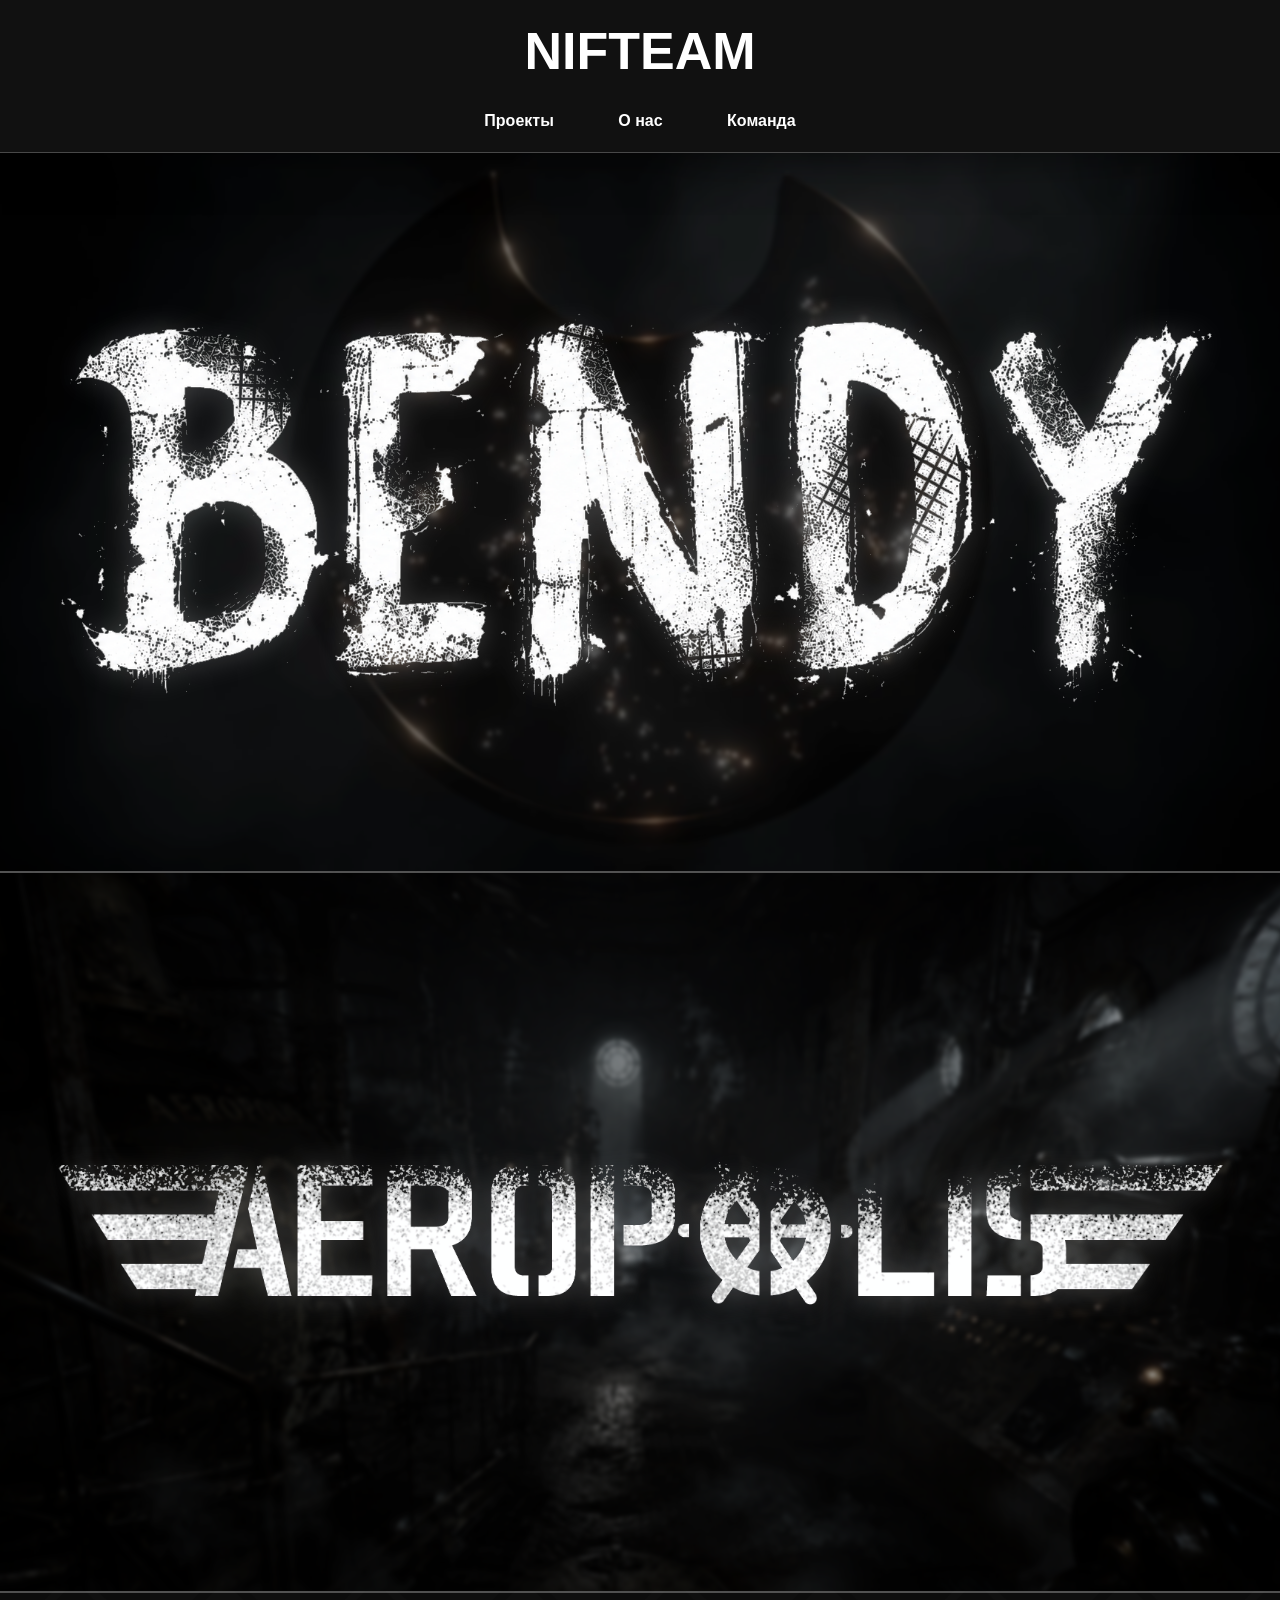
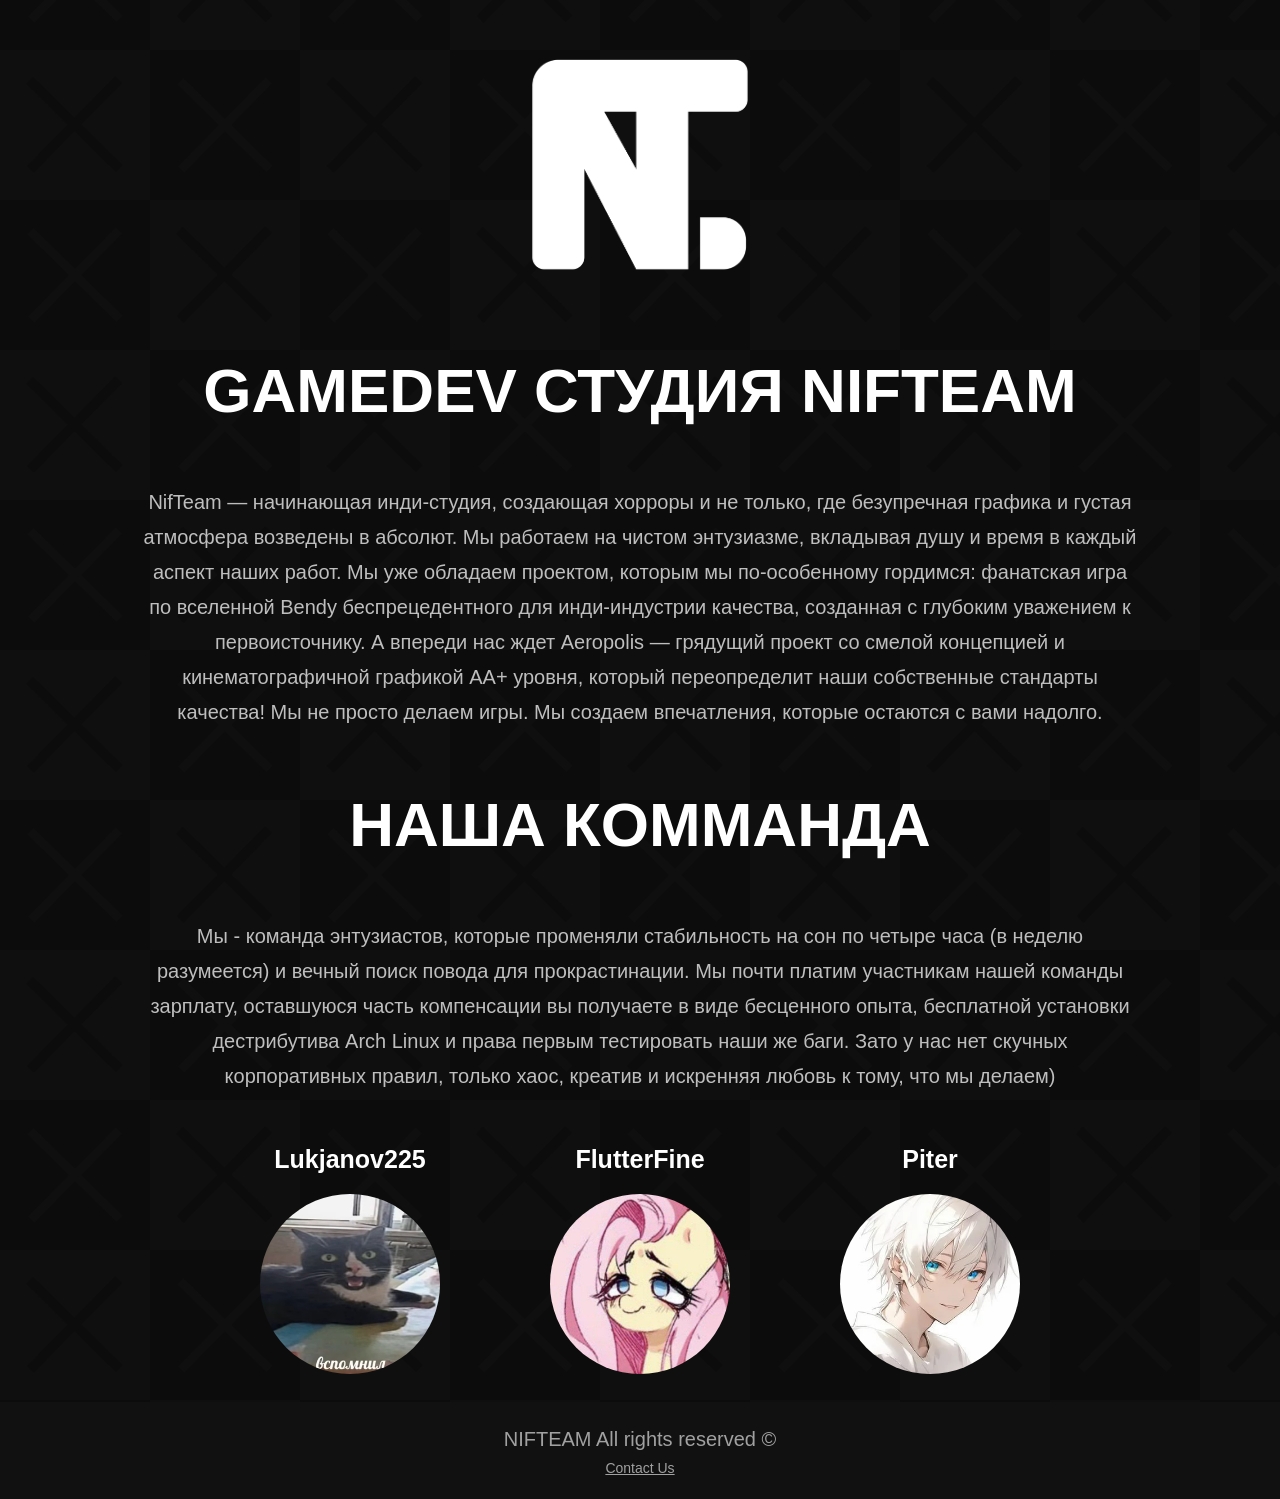
<file: index.html>
<!DOCTYPE html>
<html>
<head>
    <meta charset="UTF-8">
    <meta name="viewport" content="width=device-width, initial-scale=1.0">
    <title>NIFTEAM</title>
    <link rel="stylesheet" href="style.css"/>
    <link rel="stylesheet" href="fonts.css"/>
    <link rel="stylesheet" href="mobile.css"/>
    <link rel="icon" type="image/png" href="images/icons/icon.png">
</head>
<body background="images/bg.png">
    <header>
        <h1 style="font-weight: bolder;">NIFTEAM</h1>
        <nav>
        <ul>
            <li><a href="#projects" class="scroll-link">Проекты</a></li>
            <li><a href="#about" class="scroll-link">О нас</a></li>
            <!-- Обёртка для выпадающего списка -->
            <li><a href="#team" class="scroll-link">Команда</a></li>
        </ul>
        </nav>
    </header>
    <main>
        <div id="projects" class="project-heroes">
            <div class="project-hero">
                <div class="hero-bg" style="background-image: url('images/image10.png');"><a href="BDTTI.html" class="card-image-link"></a></div>
                <img src="images/Title2.png" alt="BDTTI Project Title" class="hero-title-img BDTTI">
            </div>
            <div class="project-hero">
                <div class="hero-bg" style="background-image: url('images/Aeropolis2.png');"><a href="#" class="card-image-link"></a></div>
                <img src="images/Title3.png" alt="BDTTI Project Title" class="hero-title-img BDTTI">
            </div>
        </div>
        <section>
            <img class="logo" src="images/Logo/Logo.png">
            <h2 id="about" class = "h2">GAMEDEV СТУДИЯ NIFTEAM</h2>
            <p>
                NifTeam — начинающая инди-студия, создающая хорроры и не только, где безупречная графика и густая атмосфера возведены в абсолют. Мы работаем на чистом энтузиазме, вкладывая душу и время в каждый аспект наших работ.
                Мы уже обладаем проектом, которым мы по-особенному гордимся: фанатская игра по вселенной Bendy беспрецедентного для инди-индустрии качества, созданная с глубоким уважением к первоисточнику. А впереди нас ждет Aeropolis — грядущий проект со смелой концепцией и кинематографичной графикой AA+ уровня, который переопределит наши собственные стандарты качества!
                Мы не просто делаем игры. Мы создаем впечатления, которые остаются с вами надолго.
            </p>
            <h2 id="team" class = "h2">НАША КОММАНДА</h2>
            <p>
                Мы - команда энтузиастов, которые променяли стабильность на сон по четыре часа (в неделю разумеется) и вечный поиск повода для прокрастинации. Мы почти платим участникам нашей команды зарплату, оставшуюся часть компенсации вы получаете в виде бесценного опыта, бесплатной установки дестрибутива Arch Linux и права первым тестировать наши же баги. Зато у нас нет скучных корпоративных правил, только хаос, креатив и искренняя любовь к тому, что мы делаем)
            </p>
            <div class = "team-cards">
                <div class = "team-card">
                    <h3>Lukjanov225</h3>
                    <img class = "team-image" src="images/Avatars/Lukjanov225.png">
                </div>
                <div class = "team-card">
                    <h3>FlutterFine</h3>
                    <img class = "team-image" src="images/Avatars/FlutterFine.png">
                </div>
                <div class = "team-card">
                    <h3>Piter</h3>
                    <img class = "team-image" src="images/Avatars/Piter.png">
                </div>
            </div>
        </section>
    </main>
    <footer>
        <p class = "footer">NIFTEAM All rights reserved ©</p>
        <a href="Contacts.html" class = "footer">Contact Us</a>
    </footer>    
</body>
</html>
</file>
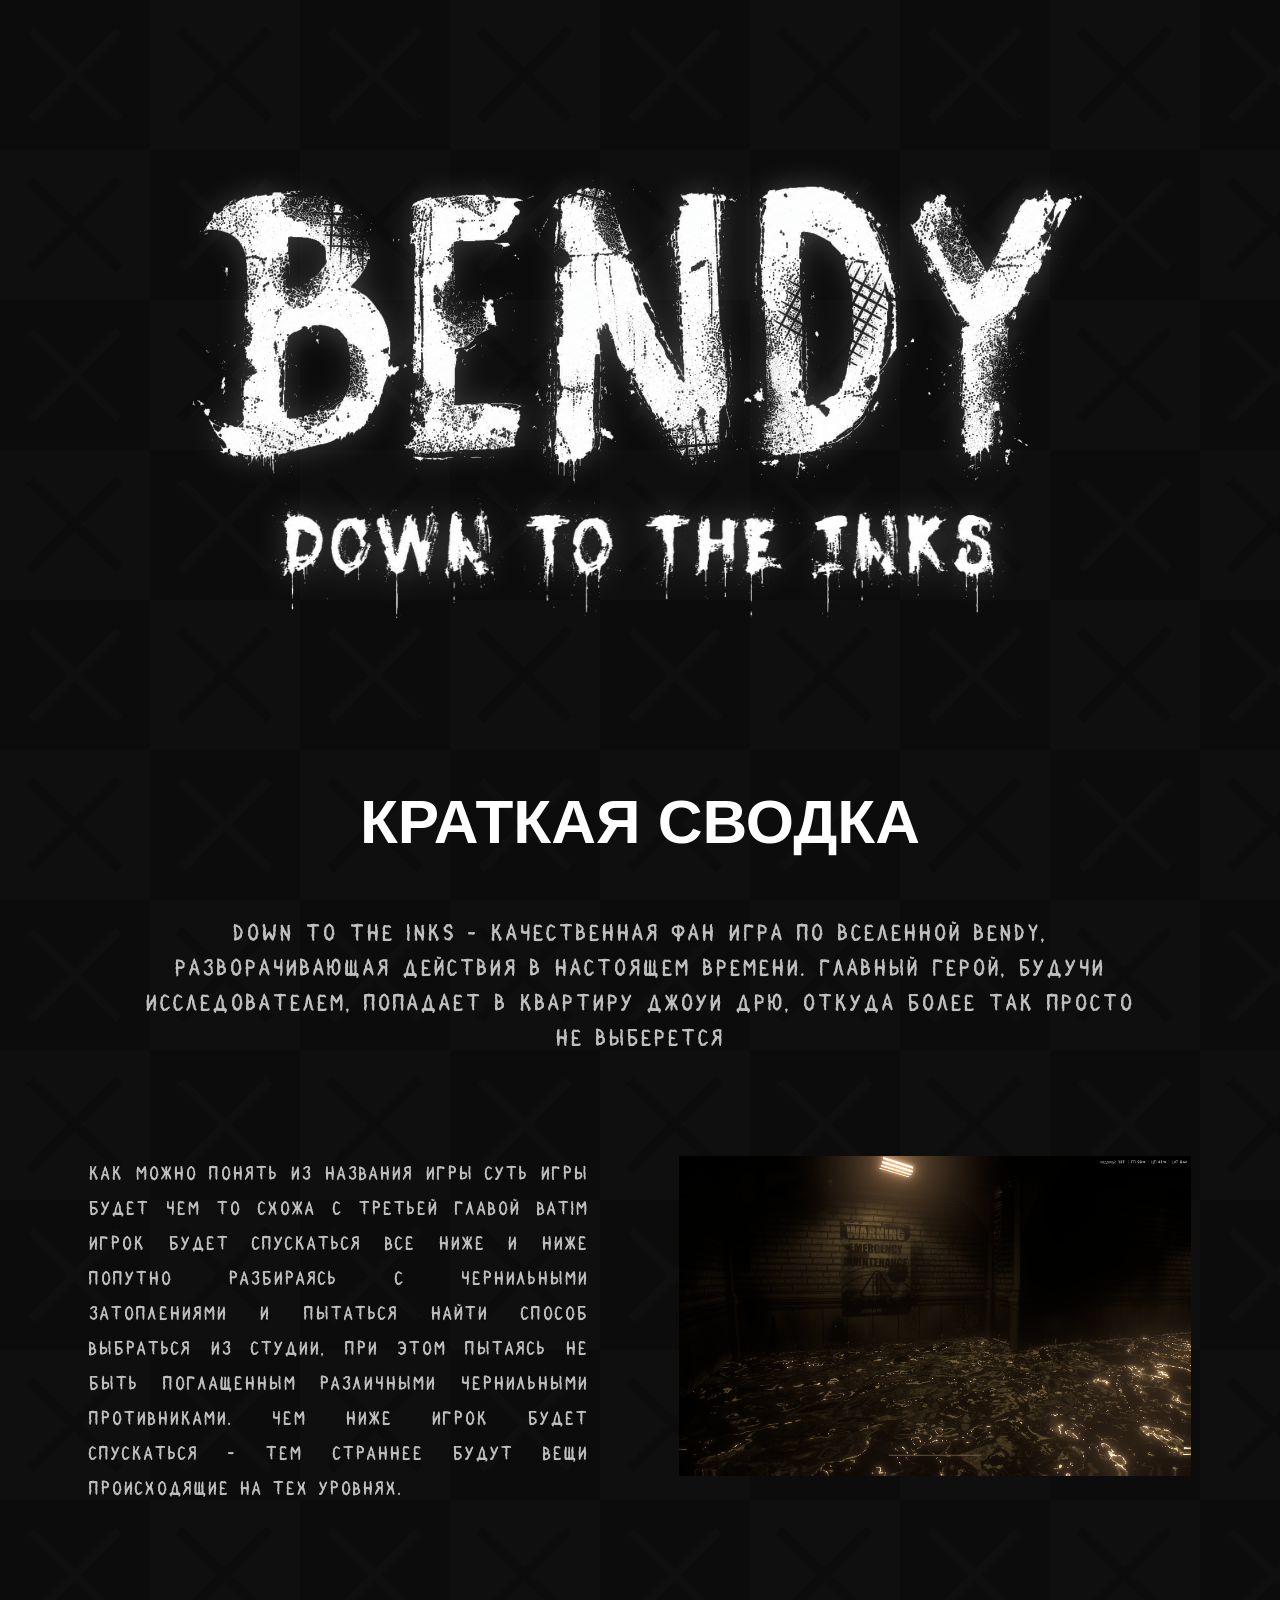
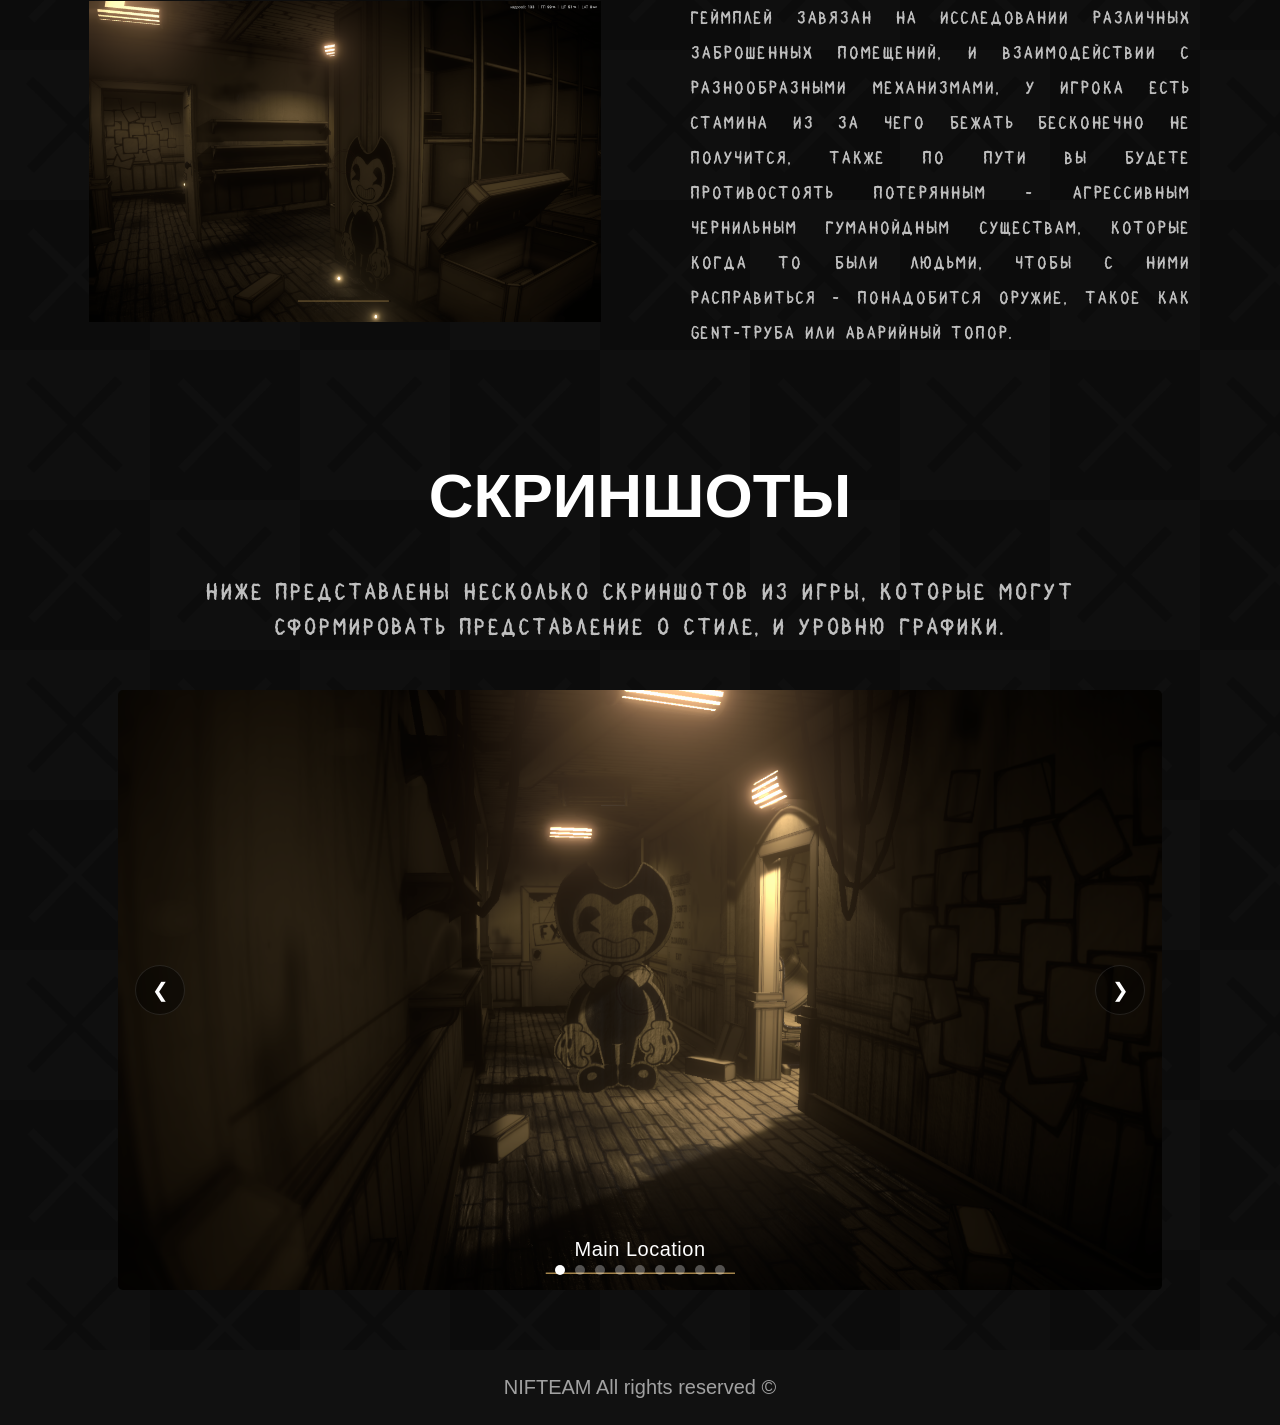
<file: BDTTI.html>
<!DOCTYPE html>
<html lang="ru">
<head>
    <meta charset="UTF-8">
    <meta name="viewport" content="width=device-width, initial-scale=1.0">
    <title>Down To The Inks</title>
    <link rel="stylesheet" href="style.css">
    <link rel="stylesheet" href="fonts.css">
    <link rel="stylesheet" href="https://cdnjs.cloudflare.com/ajax/libs/font-awesome/6.4.0/css/all.min.css">
    <link rel="stylesheet" href="mobile.css"/>
    <link rel="icon" type="image/png" href="images/icons/icon.png">
</head>
<body background="images/bg.png">
    <div class = "game-bg"></div>
    <main class="gallery-container">
        <img src = "images/Title2.png" class="hero-title-img" style="margin-top: 5px;">
        <img src = "images/SubTitle.png" class="hero-subtitle-img">
        <h2 id="about" class = "h2">КРАТКАЯ СВОДКА</h2>
        <p class="Swampy" style="font-size: 25.5px;">
            Down To The Inks - Качественная фан игра по вселенной Bendy, разворачивающая действия в настоящем времени. Главный герой, будучи исследователем, попадает в квартиру Джоуи Дрю, откуда более так просто не выберется
        </p>
        <div class = "info-blocks">
            <div class = "info-block">
                <p class="text-left Swampy" style="font-size: 20.5px;">
                    Как можно понять из названия игры суть игры будет чем то схожа с третьей главой BATIM игрок будет спускаться все ниже и ниже попутно разбираясь с чернильными затоплениями и пытаться найти способ выбраться из студии, при этом пытаясь не быть поглащенным различными чернильными противниками. Чем ниже игрок будет спускаться - тем страннее будут вещи происходящие на тех уровнях.
                </p>
                <img class="info-block-image" src="images/image7.png">
            </div>
            <div class = "info-block">
                <p class="text-left Swampy" style="font-size: 19.1px;">
                    Геймплей завязан на исследовании различных заброшенных помещений, и взаимодействии с разнообразными механизмами, у игрока есть стамина из за чего бежать бесконечно не получится, также по пути вы будете противостоять потерянным - агрессивным чернильным гуманойдным существам, которые когда то были людьми, чтобы с ними расправиться - понадобится оружие, такое как GENT-Труба или аварийный топор.
                </p>
                <img class="info-block-image" src="images/image8.png">
            </div>
        </div>
        <h2 id="about" class = "h2" style="margin: 0px;">СКРИНШОТЫ</h2>
        <p class="Swampy" style="font-size: 25.5px;">
            Ниже представлены несколько скриншотов из игры, которые могут сформировать представление о стиле, и уровню графики.
        </p>
        <div class="main-gallery" id="main-gallery">
            <div class="gallery-slider">

                <div class="gallery-slide active">
                    <img src="images/image1.png" alt="Main Location" class="gallery-main-img" loading="lazy">
                    <div class="slide-caption">Main Location</div>
                </div>

                <div class="gallery-slide">
                    <img src="images/image2.png" alt="Elevation Controller" class="gallery-main-img" loading="lazy">
                    <div class="slide-caption">Elevation Controller</div>
                </div>

                <div class="gallery-slide">
                    <img src="images/image3.png" alt="Animation Corridor" class="gallery-main-img" loading="lazy">
                    <div class="slide-caption">Animation Corridor</div>
                </div>

                <div class="gallery-slide">
                    <img src="images/image4.png" alt="Backward" class="gallery-main-img" loading="lazy">
                    <div class="slide-caption">Backward</div>
                </div>

                <div class="gallery-slide">
                    <img src="images/image5.png" alt="Sewerage sector" class="gallery-main-img" loading="lazy">
                    <div class="slide-caption">Sewerage sector</div>
                </div>

                <div class="gallery-slide">
                    <img src="images/image6.png" alt="Just a wall part" class="gallery-main-img" loading="lazy">
                    <div class="slide-caption">Just a wall part</div>
                </div>

                <div class="gallery-slide">
                    <img src="images/image7.png" alt="Another sewerage sector" class="gallery-main-img" loading="lazy">
                    <div class="slide-caption">Another sewerage sector</div>
                </div>

                <div class="gallery-slide">
                    <img src="images/image8.png" alt="Lost and found" class="gallery-main-img" loading="lazy">
                    <div class="slide-caption">Lost and found</div>
                </div>

                <div class="gallery-slide">
                    <img src="images/image9.png" alt="The hall" class="gallery-main-img" loading="lazy">
                    <div class="slide-caption">The hall</div>
                </div>
            </div>

            <button class="gallery-nav-btn prev-btn">&#10094;</button>
            <button class="gallery-nav-btn next-btn">&#10095;</button>

            <div class="gallery-dots"></div>
        </div>
    </main>

    <footer>
        <p class = "footer">NIFTEAM All rights reserved ©</p>
    </footer> 

    <!-- ПОДКЛЮЧЕНИЕ JAVASCRIPT -->
    <script src="script.js"></script>
</body>
</html>
</file>
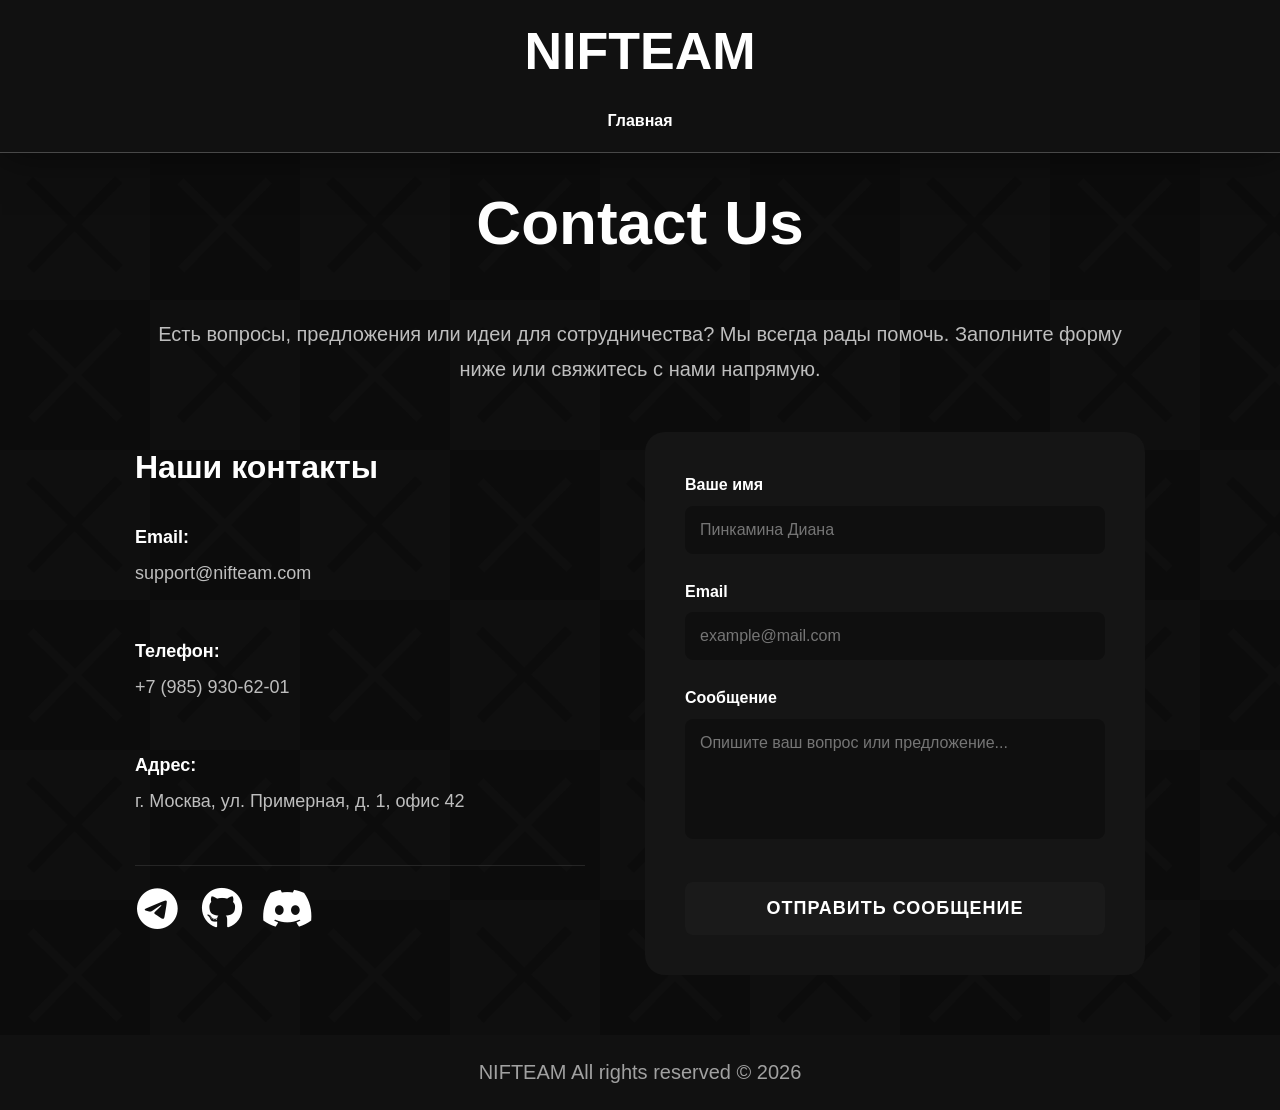
<file: Contacts.html>
<!DOCTYPE html>
<html lang="ru">
<head>
    <meta charset="UTF-8">
    <meta name="viewport" content="width=device-width, initial-scale=1.0">
    <title>Contact Us - NIFTEAM</title>
    <link rel="stylesheet" href="style.css"/>
    <link rel="stylesheet" href="fonts.css"/>
    <link rel="stylesheet" href="mobile.css"/>
    <link rel="icon" type="image/png" href="images/icons/icon.png">
    <link rel="stylesheet" href="https://cdnjs.cloudflare.com/ajax/libs/font-awesome/6.5.1/css/all.min.css">
</head>
<body background="images/bg.png">
    <header>
        <h1>NIFTEAM</h1>
        <nav>
            <ul>
                <li><a href="index.html">Главная</a></li>
            </ul>
        </nav>
    </header>
    <main>
        <h2 class="h2">Contact Us</h2>
        <p>Есть вопросы, предложения или идеи для сотрудничества? Мы всегда рады помочь. Заполните форму ниже или свяжитесь с нами напрямую.</p>
        
        <div class="contact-wrapper">
            <!-- Блок с контактной информацией -->
            <div class="contact-info">
                <h3>Наши контакты</h3>
                <div class="contact-item">
                    <strong>Email:</strong>
                    <p>support@nifteam.com</p>
                </div>
                <div class="contact-item">
                    <strong>Телефон:</strong>
                    <p>+7 (985) 930-62-01</p>
                </div>
                <div class="contact-item">
                    <strong>Адрес:</strong>
                    <p>г. Москва, ул. Примерная, д. 1, офис 42</p>
                </div>
                <div class="social-links">
                    <a href="https://t.me/your_telegram" target="_blank" aria-label="Telegram">
                        <i class="fab fa-telegram"></i>
                    </a>
                    <a href="https://github.com/your_github" target="_blank" aria-label="GitHub">
                        <i class="fab fa-github"></i>
                    </a>
                    <a href="https://discord.gg/your_discord" target="_blank" aria-label="Discord">
                        <i class="fab fa-discord"></i>
                    </a>
                </div>
            </div>
            <form class="contact-form field" action="#" method="POST">
                <div class="form-group">
                    <label for="name">Ваше имя</label>
                    <input type="text" id="name" name="name" required placeholder="Пинкамина Диана">
                </div>
                <div class="form-group">
                    <label for="email">Email</label>
                    <input type="email" id="email" name="email" required placeholder="example@mail.com">
                </div>
                <div class="form-group">
                    <label for="message">Сообщение</label>
                    <textarea id="message" name="message" rows="5" required placeholder="Опишите ваш вопрос или предложение..."></textarea>
                </div>
                <button type="submit" class="submit-btn">Отправить сообщение</button>
            </form>
        </div>
    </main>

    <footer>
        <p class="footer">NIFTEAM All rights reserved © 2026</p>
    </footer> 
</body>
</html>
</file>
<file: style.css>
/*Лишние стили я убираю так как некоторые навороты мне попросту не подходят (да я мог просто оставить значения нулевыми, но опять таки смотрелось бы иррационально*/


* {
scroll-behavior: smooth;
margin: 0;
padding: 0;
box-sizing: border-box;
scrollbar-width: none;
}
body {
min-height: 100vh;
display: flex;
flex-direction: column;
font-family: Arial, sans-serif;
color: #ffffff;
line-height: 1.6;
width: 100%; 
margin: 0;
background-size: 300px 300px;
background-position: top left;
}
header {
    position: fixed;
    top: 0;
    left: 0;
    width: 100%;
    z-index: 1000;
    background-color: #111111;
    color: white;
    padding: 10px;
    text-align: center;
    border-bottom: 1px solid #484848;
    box-shadow: 2px 2px 40px rgba(0, 0, 0, 0.5);
}
header h1 {
font-size: 52px;
margin-bottom: 10px;
}

nav {
border-radius: 5px;
margin-top: 15px;
}
ul {
list-style-type: none;
}
nav ul li {
display: inline-block;
margin-right: 20px;
}
ul li a {
color: white;
text-decoration: none;
font-weight: bold;
padding: 5px 10px;
transition: background-color 0.2s ease-in-out;
border-radius: 3px;
}
ul li {
    font-weight: bold;
}
nav ul li a:hover {
background-color: rgb(44, 44, 44);
}
nav ul li a.active {
background-color: rgb(44, 44, 44);
}

main {
flex: 1;
padding: 0px;
margin-bottom: 20px;
text-align: center;
padding-top: 153px;
}
.h2 {
color: #ffffff;
margin: 20px 0 15px 0;
padding-bottom: 30px;
font-size: 62px;
scroll-margin-top: 180px;
cursor: default;
text-align: center;
}
p {
max-width: 1000px;
font-size: 20px;
margin: auto;
color: rgb(190, 190, 190);
line-height: 35px;
cursor: default;
}
p:not(.footer) {
    margin-bottom: 45px;
}

ul a {
margin-left: 20px;
margin-bottom: 20px;
}
ul li {
margin-bottom: 8px;
}

footer {
background-color: #111111;
color: white;
text-align: center;
padding: 20px;
font-size: 14px;
}

.gallery-container {
    max-width: 1200px;
    margin: 0 auto;
    padding: 20px;
    padding-top: 50px;
}

.main-gallery {
    position: relative;
    max-width: 1200px;
    margin: 0 auto 40px;
}

.gallery-slider {
    position: relative;
    width: 100%;
    min-height: 600px;
    display: flex;
    align-items: center;
    justify-content: center;
}
.gallery-slide {
    position: absolute;
    width: 100%;
    height: 100%;
    opacity: 0;
    visibility: hidden;
    transition: opacity 0.3s ease, visibility 0.3s ease;
    z-index: 1;
    display: flex;
    align-items: center;
    justify-content: center;
}

.gallery-slide.active {
    opacity: 1;
    visibility: visible;
    z-index: 2;
}

.gallery-main-img {
    max-width: 100%;
    max-height: 600px;
    width: 90%;
    height: auto;
    object-fit: cover;
    border-radius: 5px;
}

.slide-caption {
    position: absolute;
    bottom: 0;
    left: 0;
    right: 0;
    color: #ffffff;
    padding: 60px 20px 25px;
    font-size: 20px;
    text-align: center;
    letter-spacing: 0.5px;
}

.gallery-nav-btn {
    position: absolute;
    top: 50%;
    transform: translateY(-50%);
    background: rgba(0, 0, 0, 0.4);
    color: white;
    border: 1px solid rgba(255, 255, 255, 0.1);
    width: 50px;
    height: 50px;
    border-radius: 50%;
    cursor: pointer;
    font-size: 20px;
    display: flex;
    align-items: center;
    justify-content: center;
    transition: all 0.3s ease;
    z-index: 2;
}

.gallery-nav-btn:hover {
    background: rgba(255, 255, 255, 0.111);
    border-color: rgba(255, 255, 255, 0.192);
}

.prev-btn {
    left: 75px;
}

.next-btn {
    right: 75px;
}

.gallery-dots {
    position: absolute;
    bottom: 15px;
    left: 50%;
    transform: translateX(-50%);
    display: flex;
    gap: 10px;
    z-index: 10;
}

.dot {
    width: 10px;
    height: 10px;
    border-radius: 50%;
    background: rgba(255, 255, 255, 0.3);
    cursor: pointer;
    transition: all 0.3s ease;
    border: none;
    padding: 0;
}

.dot:hover {
    background: rgba(255, 255, 255, 0.6);
}

.dot.active {
    background: #ffffff;
}

.gallery-footer {
    background: #111111;
    color: white;
    text-align: center;
    padding: 20px;
    border-radius: 15px 15px 0 0;
}

.footer-content {
    display: grid;
    grid-template-columns: 1fr;
    gap: 10px;
}


/* Утилитарные классы */
.hidden {
    display: none !important;
}

.project-heroes {
    width: 100%;
    margin-bottom: 20px;
    scroll-margin-top: 180px; 
}

.project-hero {
    position: relative;
    width: 100%;
    height: 80vh;
    display: flex;
    align-items: center;
    justify-content: center;
    overflow: hidden;
    border-bottom: solid;
    border-color: rgba(255, 255, 255, 0.279);
    border-width: 2px;
}

.hero-bg {
    position: absolute;
    top: 0;
    left: 0;
    width: 100%;
    height: 100%;
    background-size: cover;
    background-position: center;
    filter: blur(2px) brightness(0.6);
    transform: scale(1.08);
    transition: all 0.5s;
}

.hero-bg:hover {
    transform: scale(1.1);
    cursor: pointer;
}

.card-image-link {
    position: absolute;
    top: 0;
    left: 0;
    width: 100%;
    height: 100%;
    z-index: 2;
    cursor: pointer;
}
.hero-title-img {
    position: relative;
    z-index: 2;
    max-width: 80%;
    width: 1200px;
    height: auto;
    pointer-events: none;
    filter: drop-shadow(0 0px 15px rgba(255, 255, 255, 0.229));
}

.hero-subtitle-img {
    margin-top: -250px;
    position: relative;
    z-index: 2;
    max-width: 80%;
    width: 750px;
    height: auto;
    pointer-events: none;
    filter: drop-shadow(0 0px 15px rgba(255, 255, 255, 0.229));
}

.footer {
    text-align: center;
    color: rgb(161, 161, 161);
}

.team-image {
    border-radius: 50%;
    width: 180px;
    height: auto;
    background-size: cover;
    background-position: center;
}

h3 {
    font-size: 25px;
    padding-bottom: 15px;
}

.team-cards {
    display: flex;
    justify-content: center;
    flex-wrap: wrap;
    gap: 10px;
}

.team-card {
    width: 280px;
    box-sizing: border-box;
    text-align: center;
}

.logo {
    width: 300px;
    height: auto;
}

.text-left {
    max-width: 500px;
    text-align: justify;
    margin: 0;
    flex: 1;
}

.info-block {
    margin-top: 50px;
    display: flex;
    align-items: flex-start;
    justify-content: center;
    max-width: 1200px;
    margin-left: auto;
    margin-right: auto;
    gap: 90px;
}

.info-block-image {
    width: 512px;
    height: auto;
    position: relative;
}

.info-blocks {
    margin-top: 100px;
    margin-bottom: 50px;
}

.info-blocks .info-block:nth-child(even) {
    flex-direction: row-reverse;
}

.contact-wrapper {
    display: flex;
    flex-direction: row;
    flex-wrap: nowrap; 
    justify-content: center;
    align-items: flex-start;
    gap: 60px;
    max-width: 2200px;
    margin: 40px auto;
    padding: 0 0px;
    text-align: left;
}

.contact-info {
    margin-top: 10px;
    flex: 1;
    min-width: 280px;
    max-width: 450px;
}

.contact-info h3 {
    font-size: 32px;
    color: #ffffff;
    margin-bottom: 30px;
    padding-bottom: 0;
}

.contact-item {
    margin-bottom: 50px;
}

.contact-item strong {
    display: block;
    font-size: 18px;
    color: #ffffff;
    margin-bottom: 8px;
    font-weight: bold;
}

.contact-item p {
    margin: 0;
    font-size: 18px;
    color: rgb(190, 190, 190);
    line-height: 1.5;
    max-width: 100%;
}

.contact-form.field {
    margin: 0;
    flex: 1;
    min-width: 300px;
    max-width: 500px;
    width: 100%;
    margin: 0;
    left: auto;
    background-color: rgb(21, 21, 21);
    padding: 40px;
    border-radius: 20px;
}

.form-group {
    margin-bottom: 25px;
}

.form-group label {
    display: block;
    margin-bottom: 8px;
    font-size: 16px;
    color: #ffffff;
    font-weight: bold;
}

.form-group input, .form-group textarea {
    width: 100%;
    padding: 15px;
    background-color: rgba(0, 0, 0, 0.3);
    border-radius: 8px;
    color: #ffffff;
    font-size: 16px;
    font-family: Arial, sans-serif;
    transition: all 0.3s ease;
    outline: none;
    border:none;
}

.form-group input:focus, .form-group textarea:focus {
    background-color: rgba(0, 0, 0, 0.5);
}

.form-group textarea {
    resize: none;
    min-height: 120px;
}
.submit-btn {
    width: 100%;
    padding: 16px;
    background-color: #1a1a1a;
    color: #ffffff;
    border: none;
    border-radius: 8px;
    font-size: 18px;
    font-weight: bold;
    cursor: pointer;
    transition: all 0.3s ease;
    text-transform: uppercase;
    letter-spacing: 1px;
    margin-top: 10px;
}

.submit-btn:hover {
    background-color: rgb(32, 32, 32);
}

.social-links {
    display: flex;
    gap: 20px;
    margin-top: 30px;
    padding-top: 20px;
    border-top: 1px solid rgba(255, 255, 255, 0.1);
}

.social-links a {
    display: flex;
    align-items: center;
    justify-content: center;
    width: 45px;
    height: 45px;
    border-radius: 50%;
    color: #ffffff;
    font-size: 42px;
    text-decoration: none;
    transition: all 0.3s ease;
}
</file>
<file: fonts.css>
@font-face {
  font-family: BDTTI;
  src: url("fonts/dkblackbamboorusbylyajka.ttf");
  font-weight: 900;
  font-style: normal;
  font-display: swap;
}
@font-face {
  font-family: BACKROOMS;
  src: url("fonts/RealVhsFontRegular.ttf");
  font-weight: 900;
  font-style: normal;
  font-display: swap;
}
@font-face {
  font-family: AEROPOLIS;
  src: url("fonts/Destroyed\ Aero.ttf");
  font-weight: 900;
  font-style: normal;
  font-display: swap;
}
@font-face {
  font-family: Swampy;
  src: url("fonts/Swampy\ Clean.ttf");
  font-weight: 900;
  font-style: normal;
  font-display: swap;
}

.BDTTI {
    font-family: BDTTI;
    font-size: clamp(4.5rem, 8vw, 15rem);
    max-width: 150vh;
}
.BACKROOMS {
    font-family: BACKROOMS;
    font-size: clamp(4.5rem, 14vw, 15rem);
    max-width: 130vh;
}
.AEROPOLIS {
    font-family: AEROPOLIS;
    font-size: clamp(4.5rem, 11vw, 15rem);
}

.Swampy {
    font-family: Swampy;
    font-size: clamp(4.5rem, 8vw, 15rem);
}
</file>
<file: mobile.css>
@media screen and (max-width: 768px) {
  html {
    font-size: 16px;
  }
  body {
    background-size: 150px 150px;
  }
  main {
    padding-top: 100px;
    padding-left: 15px;
    padding-right: 15px;
  }
  header {
    padding: 15px 10px;
  }
  header h1 {
    font-size: 32px;
    margin-bottom: 5px;
  }
  nav ul {
    display: flex;
    flex-wrap: wrap;
    justify-content: center;
    gap: 10px;
  }
  nav ul li {
    margin-right: 0;
    margin-bottom: 5px;
  }
  ul li a {
    padding: 8px 12px;
    font-size: 14px;
  }
  .h2 {
    font-size: 36px;
    margin: 30px 0 15px 0;
    padding-bottom: 15px;
  }
  p {
    font-size: 16px;
    line-height: 1.6;
    max-width: 100%;
  }
  .gallery-container {
    padding: 10px;
  }
  .gallery-slider {
    min-height: 300px;
  }
  .gallery-main-img {
    max-height: 400px;
    width: 100%;
  }
  .prev-btn,
  .next-btn {
    display: none !important;
  }
  .gallery-dots {
    display: none !important;
  }
  .slide-caption {
    font-size: 14px;
    padding: 40px 15px 15px;
  }
  .info-block {
    flex-direction: column;
    gap: 30px;
    text-align: center;
    margin-top: 30px;
  }
  .info-blocks .info-block:nth-child(even) {
    flex-direction: column;
  }
  .info-block-image {
    width: 100%;
    max-width: 400px;
  }
  .text-left {
    max-width: 100%;
    text-align: center;
    flex: none;
  }
  .project-hero {
    height: 60vh;
  }
  .hero-title-img {
    width: 90%;
    max-width: 400px;
  }
  .hero-subtitle-img {
    width: 90%;
    max-width: 300px;
    margin-top: -80px;
  }
  .team-cards {
    gap: 30px;
  }
  .team-card {
    width: 100%;
    max-width: 300px;
  }
  .contact-wrapper {
    flex-direction: column;
    gap: 40px;
    align-items: center;
    padding: 0 15px;
  }
  .contact-info {
    max-width: 100%;
    text-align: center;
  }
  .contact-info h3 {
    font-size: 28px;
    margin-bottom: 20px;
  }
  .contact-item {
    margin-bottom: 30px;
  }
  .contact-form.field {
    width: 100%;
    max-width: 100%;
    padding: 25px 20px;
    border-radius: 15px;
  }
  .form-group input,
  .form-group textarea {
    padding: 12px;
    font-size: 16px; 
  }
  .submit-btn {
    padding: 14px;
    font-size: 16px;
  }
  .social-links {
    display: flex;
    flex-wrap: nowrap; 
    justify-content: center;
    gap: 15px; 
    margin-top: 20px;
  }
  .social-links a {
    width: 40px; 
    height: 40px;
    font-size: 20px; 
    flex-shrink: 0; 
  }
  footer {
    padding: 15px;
    font-size: 12px;
  }
}
@media screen and (max-width: 480px) {
  header h1 {
    font-size: 26px;
  }
  .h2 {
    font-size: 28px;
  }
  .gallery-slider {
    min-height: 250px;
  }
  .gallery-main-img {
    max-height: 300px;
  }
  .hero-subtitle-img {
    margin-top: -40px;
  }
  .social-links a {
    width: 36px;
    height: 36px;
    font-size: 18px;
  }
  .social-links {
    gap: 10px;
  }
}
</file>
